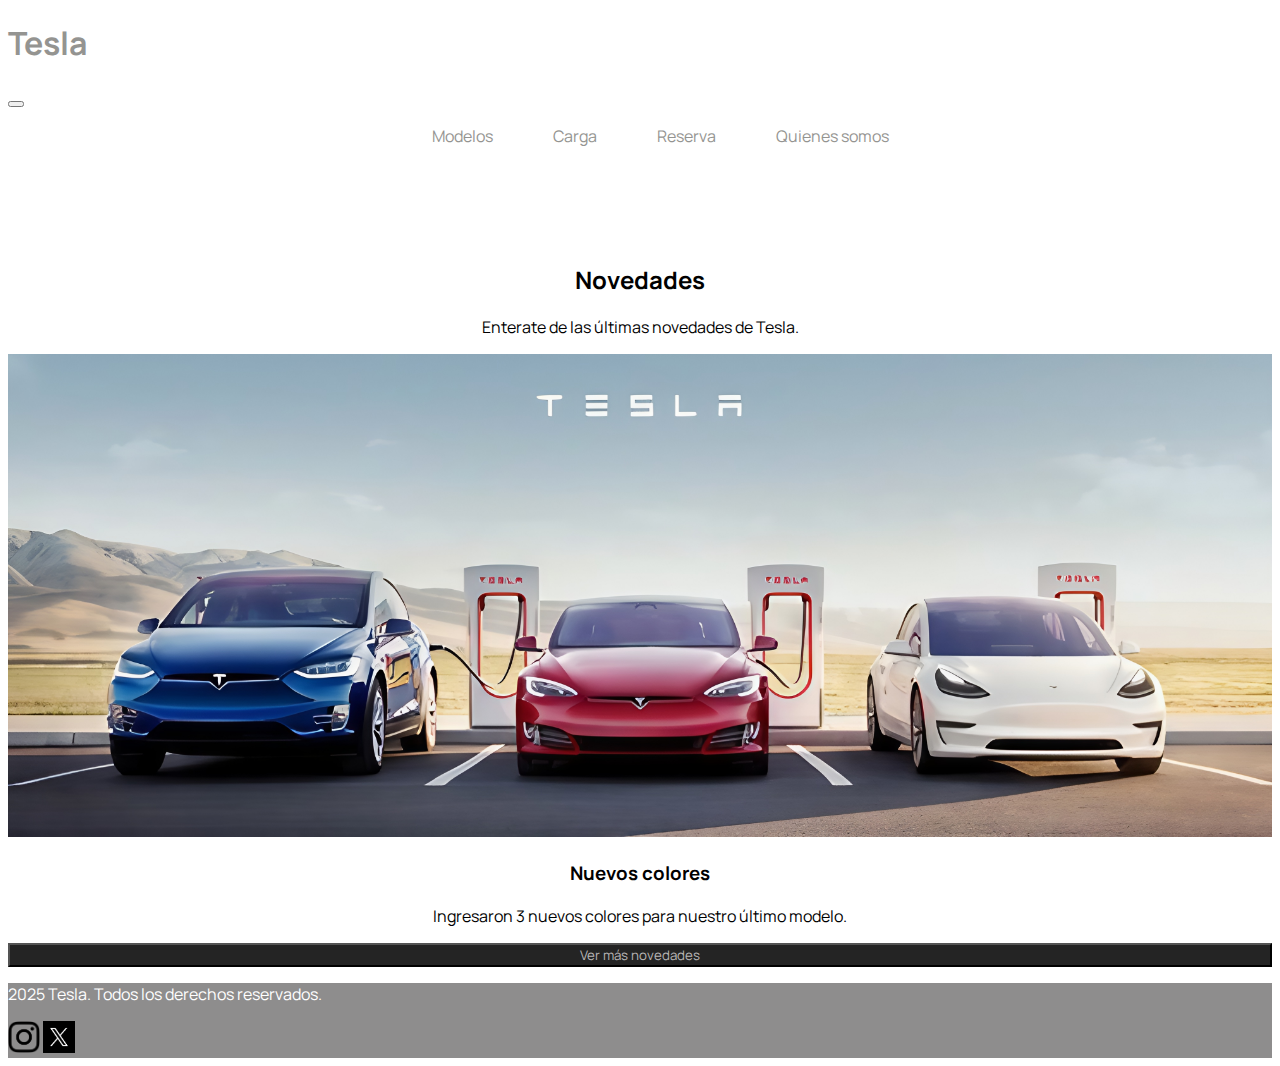
<file: index.html>
<!DOCTYPE html>
<html lang="en">
<head>
    <meta charset="UTF-8">
    <meta name="viewport" content="width=device-width, initial-scale=1.0">
    <link rel="stylesheet" href="./css/estilos.css">
    <title>Tesla</title>
    <link href="https://cdn.jsdelivr.net/npm/bootstrap@5.3.7/dist/css/bootstrap.min.css" rel="stylesheet" integrity="sha384-LN+7fdVzj6u52u30Kp6M/trliBMCMKTyK833zpbD+pXdCLuTusPj697FH4R/5mcr" crossorigin="anonymous">
    <link rel="preconnect" href="https://fonts.googleapis.com">
<link rel="preconnect" href="https://fonts.gstatic.com" crossorigin>
<link href="https://fonts.googleapis.com/css2?family=Manrope:wght@200..800&display=swap" rel="stylesheet">
</head>
<body>
    <header class="index-header">

<nav class="navbar navbar-expand-lg bg-body-tertiary w-100 fixed-top">
  <div class="container-fluid">
    <a class="navbar-brand" href="./index.html"> <h1 class="index-h1 fs-3">Tesla</h1></a>
    <button class="navbar-toggler" type="button" data-bs-toggle="collapse" data-bs-target="#navbarNav" aria-controls="navbarNav" aria-expanded="false" aria-label="Toggle navigation">
      <span class="navbar-toggler-icon"></span>
    </button>
    <div class="collapse navbar-collapse" id="navbarNav">
      <ul class="navbar-nav">
        <li class="nav-item">
          <a class="nav-link fw-semibold" href="./html/modelos.html">Modelos</a>
        </li>
        <li class="nav-item">
          <a class="nav-link fw-semibold" href="./html/carga.html">Carga</a>
        </li>
        <li class="nav-item">
           <a class="nav-link fw-semibold" href="./html/reserva.html">Reserva</a>   
        </li>
        <li class="nav-item">
           <a class="nav-link fw-semibold" href="./html/quienes_somos.html">Quienes somos</a>   
        </li>
          </ul>
    </div>
  </div>
</nav>

    </header>
    <main>
        <h2>Novedades</h2>
        <p>Enterate de las últimas novedades de Tesla.</p>
        <section class="novedades">
<img src="./img/banner.jpeg" alt="Banner con tres autos Tesla">
<h3>Nuevos colores</h3>
<p> Ingresaron 3 nuevos colores para nuestro último modelo. </p>
<button>Ver más novedades</button>
</section>
</main>
<footer>
    <p>2025 Tesla. Todos los derechos reservados.</p>
    <img src="./img/logo-instagram.png" alt="Logo de Instagram">
    <img src="./img/logo-x.jpg" alt="Logo de X/Twitter">
</footer>


<script src="https://cdn.jsdelivr.net/npm/bootstrap@5.3.7/dist/js/bootstrap.bundle.min.js" integrity="sha384-ndDqU0Gzau9qJ1lfW4pNLlhNTkCfHzAVBReH9diLvGRem5+R9g2FzA8ZGN954O5Q" crossorigin="anonymous"></script>
</body>
</html>
</file>
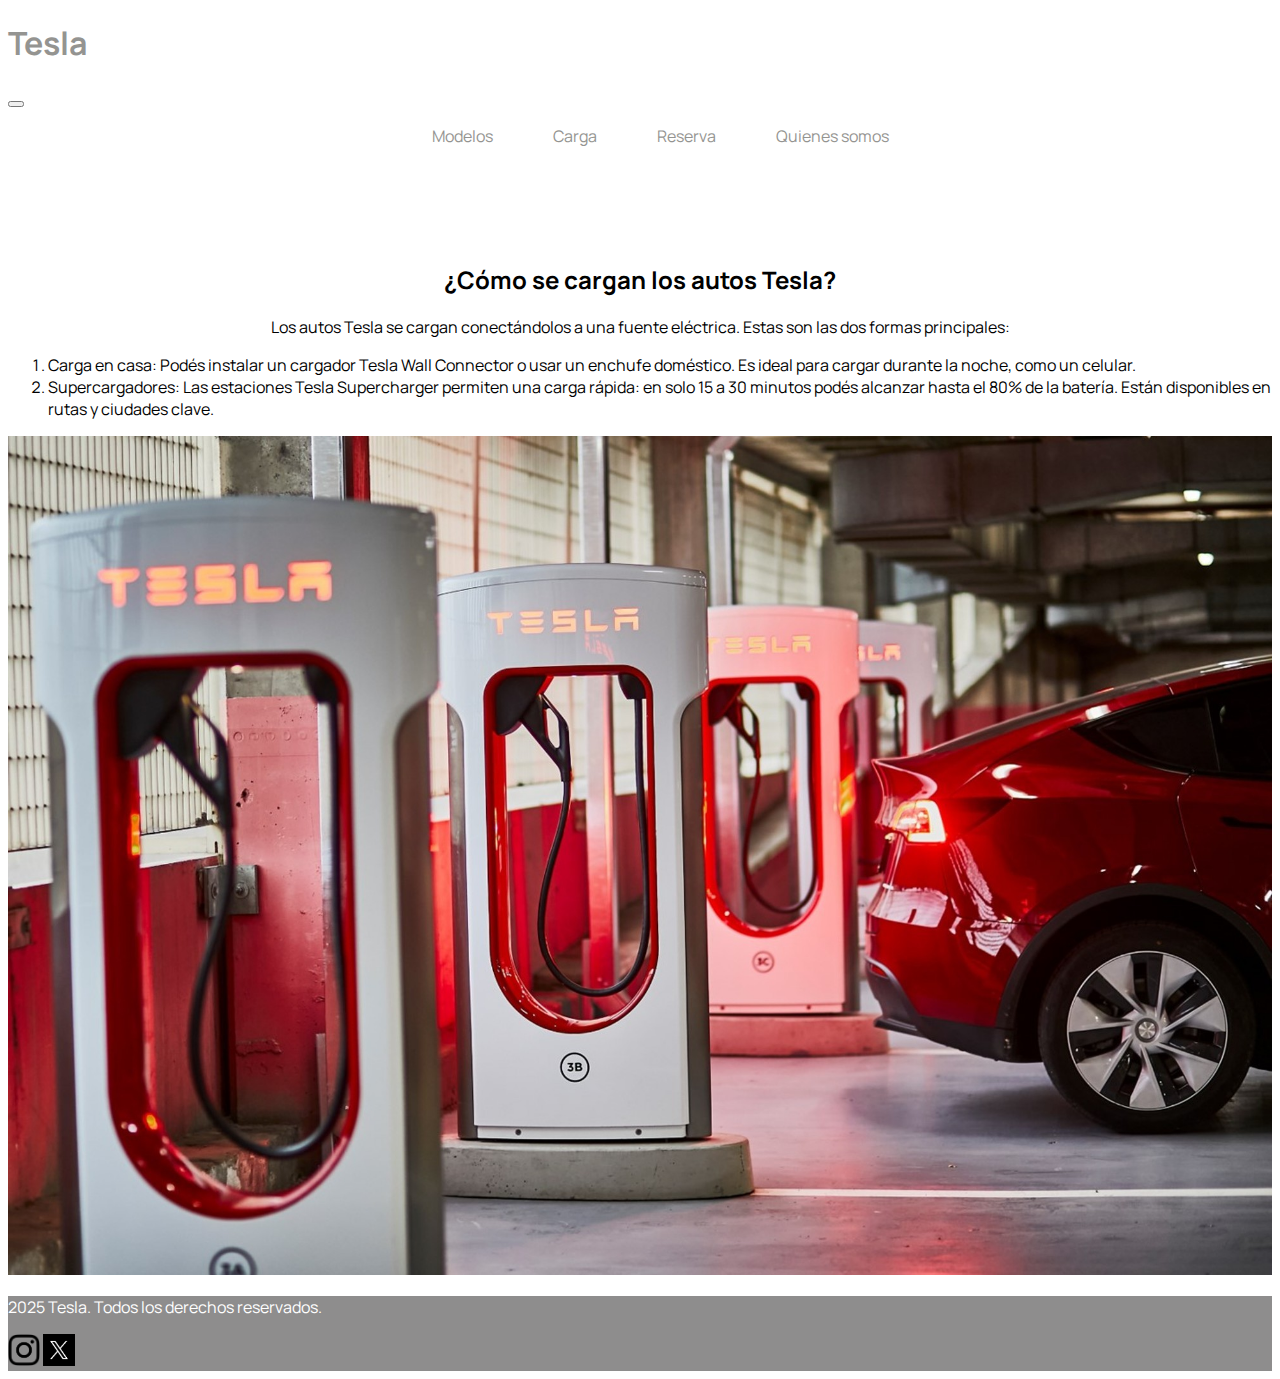
<file: html/carga.html>
<!DOCTYPE html>
<html lang="en">
<head>
    <meta charset="UTF-8">
    <meta name="viewport" content="width=device-width, initial-scale=1.0">
    <link rel="stylesheet" href="../css/estilos.css">
    <title>Tesla</title>
        <link href="https://cdn.jsdelivr.net/npm/bootstrap@5.3.7/dist/css/bootstrap.min.css" rel="stylesheet" integrity="sha384-LN+7fdVzj6u52u30Kp6M/trliBMCMKTyK833zpbD+pXdCLuTusPj697FH4R/5mcr" crossorigin="anonymous">
    <link rel="preconnect" href="https://fonts.googleapis.com">
<link rel="preconnect" href="https://fonts.gstatic.com" crossorigin>
<link href="https://fonts.googleapis.com/css2?family=Manrope:wght@200..800&display=swap" rel="stylesheet">
</head>
<body>
    <header>
<nav class="navbar navbar-expand-lg bg-body-tertiary w-100 fixed-top">
  <div class="container-fluid">
    <a class="navbar-brand" href="../index.html"> <h1 class="index-h1 fs-3">Tesla</h1></a>
    <button class="navbar-toggler" type="button" data-bs-toggle="collapse" data-bs-target="#navbarNav" aria-controls="navbarNav" aria-expanded="false" aria-label="Toggle navigation">
      <span class="navbar-toggler-icon"></span>
    </button>
    <div class="collapse navbar-collapse" id="navbarNav">
      <ul class="navbar-nav">
        <li class="nav-item">
          <a class="nav-link fw-semibold" href="../html/modelos.html">Modelos</a>
        </li>
        <li class="nav-item">
          <a class="nav-link fw-semibold" href="../html/carga.html">Carga</a>
        </li>
        <li class="nav-item">
           <a class="nav-link fw-semibold" href="../html/reserva.html">Reserva</a>   
        </li>
        <li class="nav-item">
           <a class="nav-link fw-semibold" href="../html/quienes_somos.html">Quienes somos</a>   
        </li>
          </ul>
    </div>
  </div>
</nav>
    </header>

    <main>
        <h2>¿Cómo se cargan los autos Tesla?</h2>
  <p>Los autos Tesla se cargan conectándolos a una fuente eléctrica. Estas son las dos formas principales:</p>

  <ol>
    <li class="no-centrar">
      Carga en casa: Podés instalar un cargador Tesla Wall Connector o usar un enchufe doméstico. Es ideal para cargar durante la noche, como un celular.
    </li>
    <li class="no-centrar">
    Supercargadores: Las estaciones Tesla Supercharger permiten una carga rápida: en solo 15 a 30 minutos podés alcanzar hasta el 80% de la batería. Están disponibles en rutas y ciudades clave.
    </li>
  </ol>
  <img class="cargador-img" src="../img/cargador.jpg" alt="Cargador de Tesla">
    </main>

<footer>
    <p>2025 Tesla. Todos los derechos reservados.</p>
    <img src="../img/logo-instagram.png" alt="Logo de Instagram">
    <img src="../img/logo-x.jpg" alt="Logo de X/Twitter">
</footer>

<script src="https://cdn.jsdelivr.net/npm/bootstrap@5.3.7/dist/js/bootstrap.bundle.min.js" integrity="sha384-ndDqU0Gzau9qJ1lfW4pNLlhNTkCfHzAVBReH9diLvGRem5+R9g2FzA8ZGN954O5Q" crossorigin="anonymous"></script>
</body>
</html>
</file>
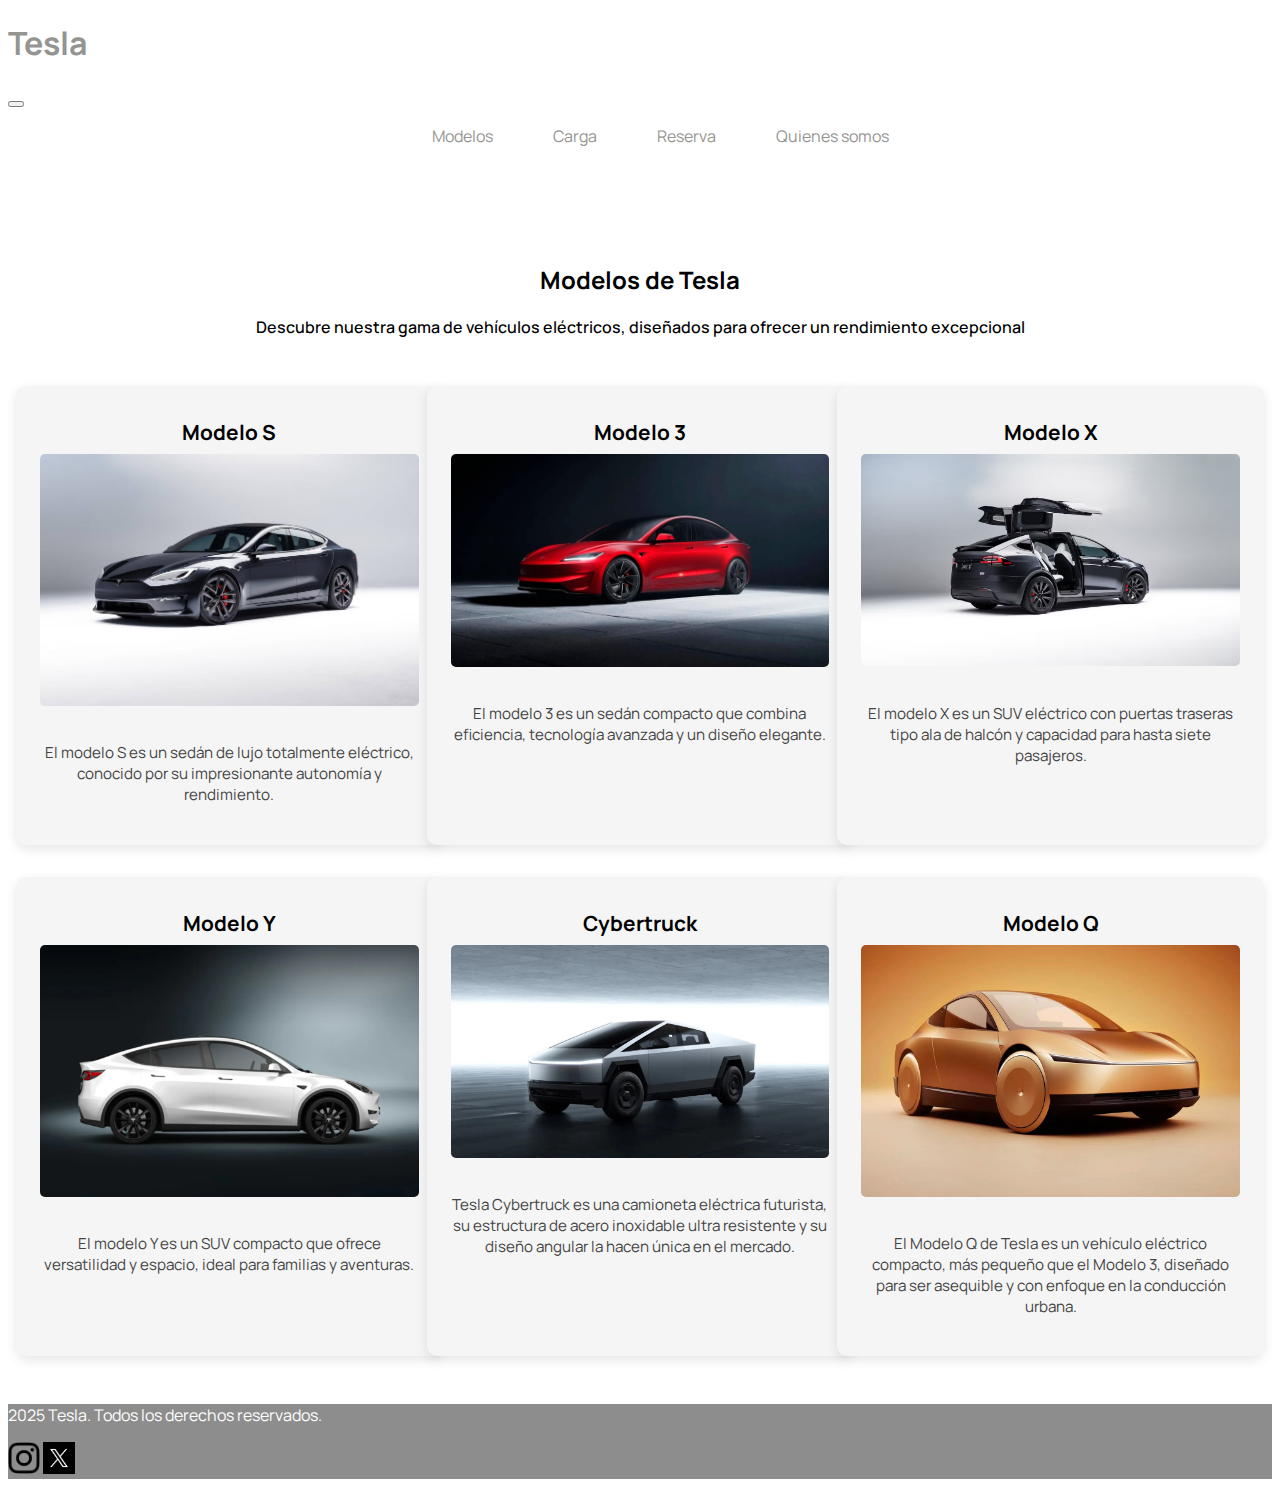
<file: html/modelos.html>
<!DOCTYPE html>
<html lang="en">
<head>
    <meta charset="UTF-8">
    <meta name="viewport" content="width=device-width, initial-scale=1.0">
    <link rel="stylesheet" href="../css/estilos.css">
    <title>Tesla</title>
        <link href="https://cdn.jsdelivr.net/npm/bootstrap@5.3.7/dist/css/bootstrap.min.css" rel="stylesheet" integrity="sha384-LN+7fdVzj6u52u30Kp6M/trliBMCMKTyK833zpbD+pXdCLuTusPj697FH4R/5mcr" crossorigin="anonymous">
    <link rel="preconnect" href="https://fonts.googleapis.com">
<link rel="preconnect" href="https://fonts.gstatic.com" crossorigin>
<link href="https://fonts.googleapis.com/css2?family=Manrope:wght@200..800&display=swap" rel="stylesheet">
</head>
<body>
    <header>
<nav class="navbar navbar-expand-lg bg-body-tertiary w-100 fixed-top">
  <div class="container-fluid">
    <a class="navbar-brand" href="../index.html"> <h1 class="index-h1 fs-3">Tesla</h1></a>
    <button class="navbar-toggler" type="button" data-bs-toggle="collapse" data-bs-target="#navbarNav" aria-controls="navbarNav" aria-expanded="false" aria-label="Toggle navigation">
      <span class="navbar-toggler-icon"></span>
    </button>
    <div class="collapse navbar-collapse" id="navbarNav">
      <ul class="navbar-nav">
        <li class="nav-item">
          <a class="nav-link fw-semibold" href="../html/modelos.html">Modelos</a>
        </li>
        <li class="nav-item">
          <a class="nav-link fw-semibold" href="../html/carga.html">Carga</a>
        </li>
        <li class="nav-item">
           <a class="nav-link fw-semibold" href="../html/reserva.html">Reserva</a>   
        </li>
        <li class="nav-item">
           <a class="nav-link fw-semibold" href="../html/quienes_somos.html">Quienes somos</a>   
        </li>
          </ul>
    </div>
  </div>
</nav>
    </header>
    <main>
        <h2>Modelos de Tesla</h2>
        <p class="letra-gruesa">Descubre nuestra gama de vehículos eléctricos, diseñados para ofrecer un rendimiento excepcional </p>

 <section class="modelos">
  <article class="modelo-s">
    <h3>Modelo S</h3>
    <img src="../img/tesla_modeloS.jpg" alt="Tesla Modelo S">
    <p>El modelo S es un sedán de lujo totalmente eléctrico, conocido por su impresionante autonomía y rendimiento.</p>
  </article>

  <article class="modelo-3">
    <h3>Modelo 3</h3>
    <img src="../img/tesla_modelo3.jpg" alt="Tesla Modelo 3">
    <p>El modelo 3 es un sedán compacto que combina eficiencia, tecnología avanzada y un diseño elegante.</p>
  </article>

  <article class="modelo-x">
    <h3>Modelo X</h3>
    <img src="../img/tesla_modeloX.jpg" alt="Tesla Modelo X">
    <p>El modelo X es un SUV eléctrico con puertas traseras tipo ala de halcón y capacidad para hasta siete pasajeros.</p>
  </article>

  <article class="modelo-y">
    <h3>Modelo Y</h3>
    <img src="../img/tesla_modeloY.jpg" alt="Tesla Modelo Y">
    <p>El modelo Y es un SUV compacto que ofrece versatilidad y espacio, ideal para familias y aventuras.</p>
  </article>

  <article class="cybertruck">
    <h3>Cybertruck</h3>
    <img src="../img/Cybertruck.jpg" alt="Tesla Cybertruck">
    <p>Tesla Cybertruck es una camioneta eléctrica futurista, su estructura de acero inoxidable ultra resistente y su diseño angular la hacen única en el mercado.</p>
  </article>

   <article class="modelo-q">
    <h3>Modelo Q</h3>
    <img src="../img/TESLA_Q.jpg" alt="Tesla Modelo Q">
    <p>El Modelo Q de Tesla es un vehículo eléctrico compacto, más pequeño que el Modelo 3, diseñado para ser asequible y con enfoque en la conducción urbana.</p>
  </article>

</section>
   </main>

<footer>
    <p>2025 Tesla. Todos los derechos reservados.</p>
    <img src="../img/logo-instagram.png" alt="Logo de Instagram">
    <img src="../img/logo-x.jpg" alt="Logo de X/Twitter">
</footer>

<script src="https://cdn.jsdelivr.net/npm/bootstrap@5.3.7/dist/js/bootstrap.bundle.min.js" integrity="sha384-ndDqU0Gzau9qJ1lfW4pNLlhNTkCfHzAVBReH9diLvGRem5+R9g2FzA8ZGN954O5Q" crossorigin="anonymous"></script>
        </body>
        </html>
</file>
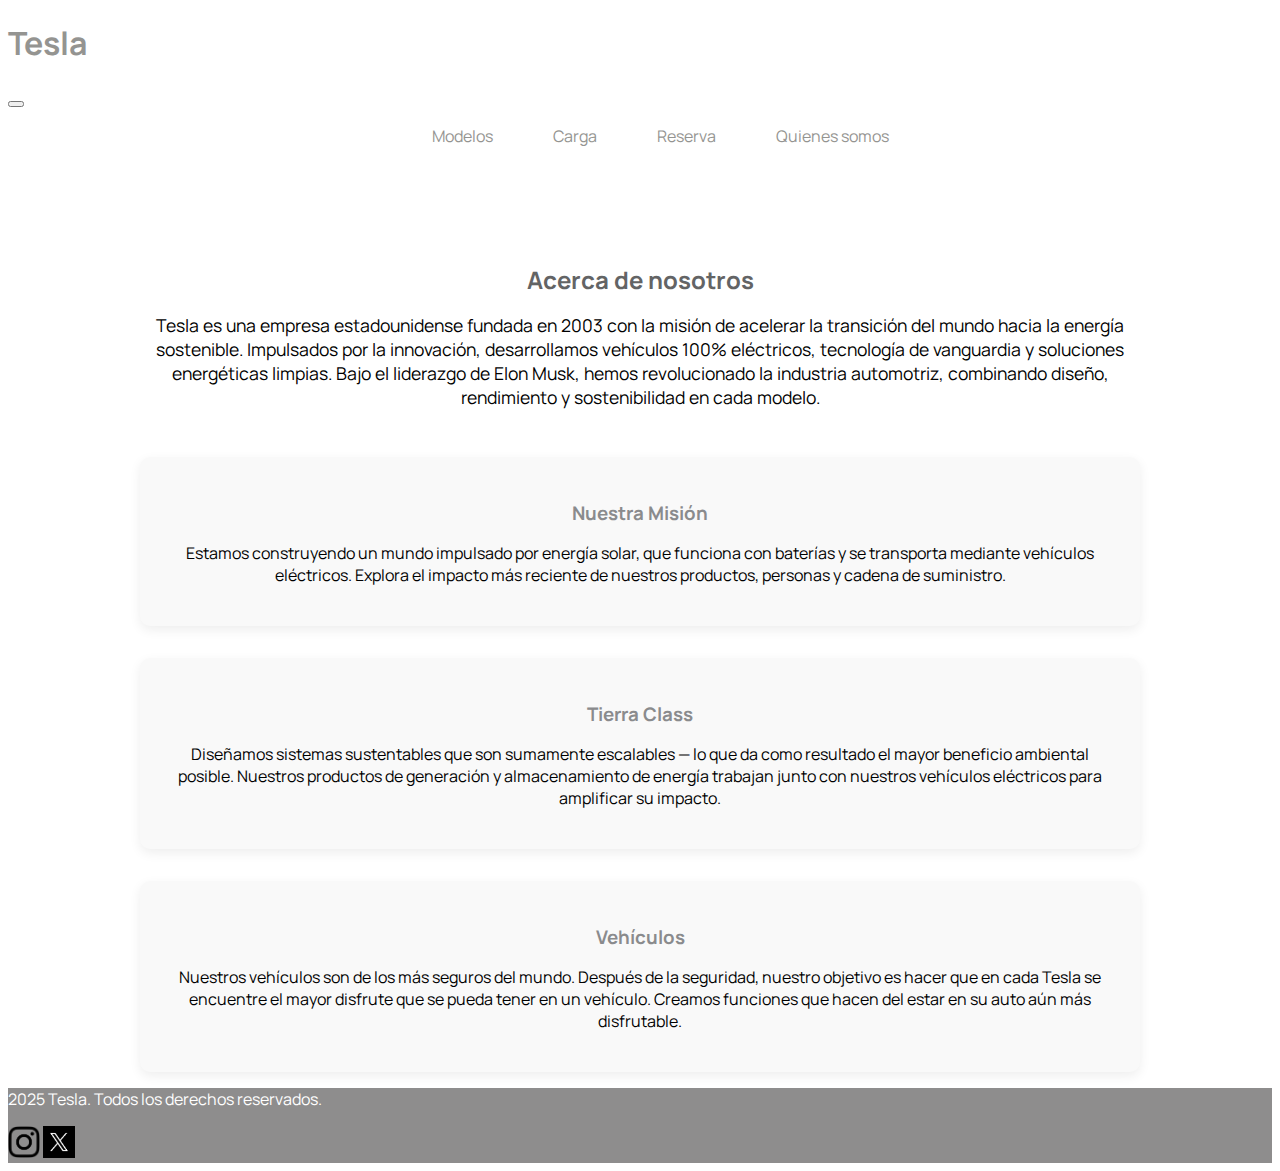
<file: html/quienes_somos.html>
<!DOCTYPE html>
<html lang="en">
<head>
    <meta charset="UTF-8">
    <meta name="viewport" content="width=device-width, initial-scale=1.0">
    <link rel="stylesheet" href="../css/estilos.css">
    <title>Tesla</title>
        <link href="https://cdn.jsdelivr.net/npm/bootstrap@5.3.7/dist/css/bootstrap.min.css" rel="stylesheet" integrity="sha384-LN+7fdVzj6u52u30Kp6M/trliBMCMKTyK833zpbD+pXdCLuTusPj697FH4R/5mcr" crossorigin="anonymous">
    <link rel="preconnect" href="https://fonts.googleapis.com">
<link rel="preconnect" href="https://fonts.gstatic.com" crossorigin>
<link href="https://fonts.googleapis.com/css2?family=Manrope:wght@200..800&display=swap" rel="stylesheet">
</head>
<body>
    <header>
<nav class="navbar navbar-expand-lg bg-body-tertiary w-100 fixed-top">
  <div class="container-fluid">
    <a class="navbar-brand" href="../index.html"> <h1 class="index-h1 fs-3">Tesla</h1></a>
    <button class="navbar-toggler" type="button" data-bs-toggle="collapse" data-bs-target="#navbarNav" aria-controls="navbarNav" aria-expanded="false" aria-label="Toggle navigation">
      <span class="navbar-toggler-icon"></span>
    </button>
    <div class="collapse navbar-collapse" id="navbarNav">
      <ul class="navbar-nav">
        <li class="nav-item">
          <a class="nav-link fw-semibold" href="../html/modelos.html">Modelos</a>
        </li>
        <li class="nav-item">
          <a class="nav-link fw-semibold" href="../html/carga.html">Carga</a>
        </li>
        <li class="nav-item">
           <a class="nav-link fw-semibold" href="../html/reserva.html">Reserva</a>   
        </li>
        <li class="nav-item">
           <a class="nav-link fw-semibold" href="../html/quienes_somos.html">Quienes somos</a>   
        </li>
          </ul>
    </div>
  </div>
</nav>
    </header>

 <main class="quienes-somos-main">
  <h2 class="h2-quienes-somos">Acerca de nosotros</h2>
  <p class="p-intro">
    Tesla es una empresa estadounidense fundada en 2003 con la misión de acelerar la transición del mundo hacia la energía sostenible. Impulsados por la innovación, desarrollamos vehículos 100% eléctricos, tecnología de vanguardia y soluciones energéticas limpias. Bajo el liderazgo de Elon Musk, hemos revolucionado la industria automotriz, combinando diseño, rendimiento y sostenibilidad en cada modelo.
  </p>

  <div class="grid-quienes-somos">
    <section class="qs-bloque">
      <h3 class="h3-quienes-somos">Nuestra Misión</h3>
      <p>Estamos construyendo un mundo impulsado por energía solar, que funciona con baterías y se transporta mediante vehículos eléctricos. Explora el impacto más reciente de nuestros productos, personas y cadena de suministro.</p>
    </section>

    <section class="qs-bloque">
      <h3 class="h3-quienes-somos">Tierra Class</h3>
      <p>Diseñamos sistemas sustentables que son sumamente escalables — lo que da como resultado el mayor beneficio ambiental posible. Nuestros productos de generación y almacenamiento de energía trabajan junto con nuestros vehículos eléctricos para amplificar su impacto.</p>
    </section>

    <section class="qs-bloque">
      <h3 class="h3-quienes-somos">Vehículos</h3>
      <p>Nuestros vehículos son de los más seguros del mundo. Después de la seguridad, nuestro objetivo es hacer que en cada Tesla se encuentre el mayor disfrute que se pueda tener en un vehículo. Creamos funciones que hacen del estar en su auto aún más disfrutable.</p>
    </section>
  </div>
</main>

<footer>
    <p>2025 Tesla. Todos los derechos reservados.</p>
    <img src="../img/logo-instagram.png" alt="Logo de Instagram">
    <img src="../img/logo-x.jpg" alt="Logo de X/Twitter">
</footer>

<script src="https://cdn.jsdelivr.net/npm/bootstrap@5.3.7/dist/js/bootstrap.bundle.min.js" integrity="sha384-ndDqU0Gzau9qJ1lfW4pNLlhNTkCfHzAVBReH9diLvGRem5+R9g2FzA8ZGN954O5Q" crossorigin="anonymous"></script>
</body>
</html>
</file>
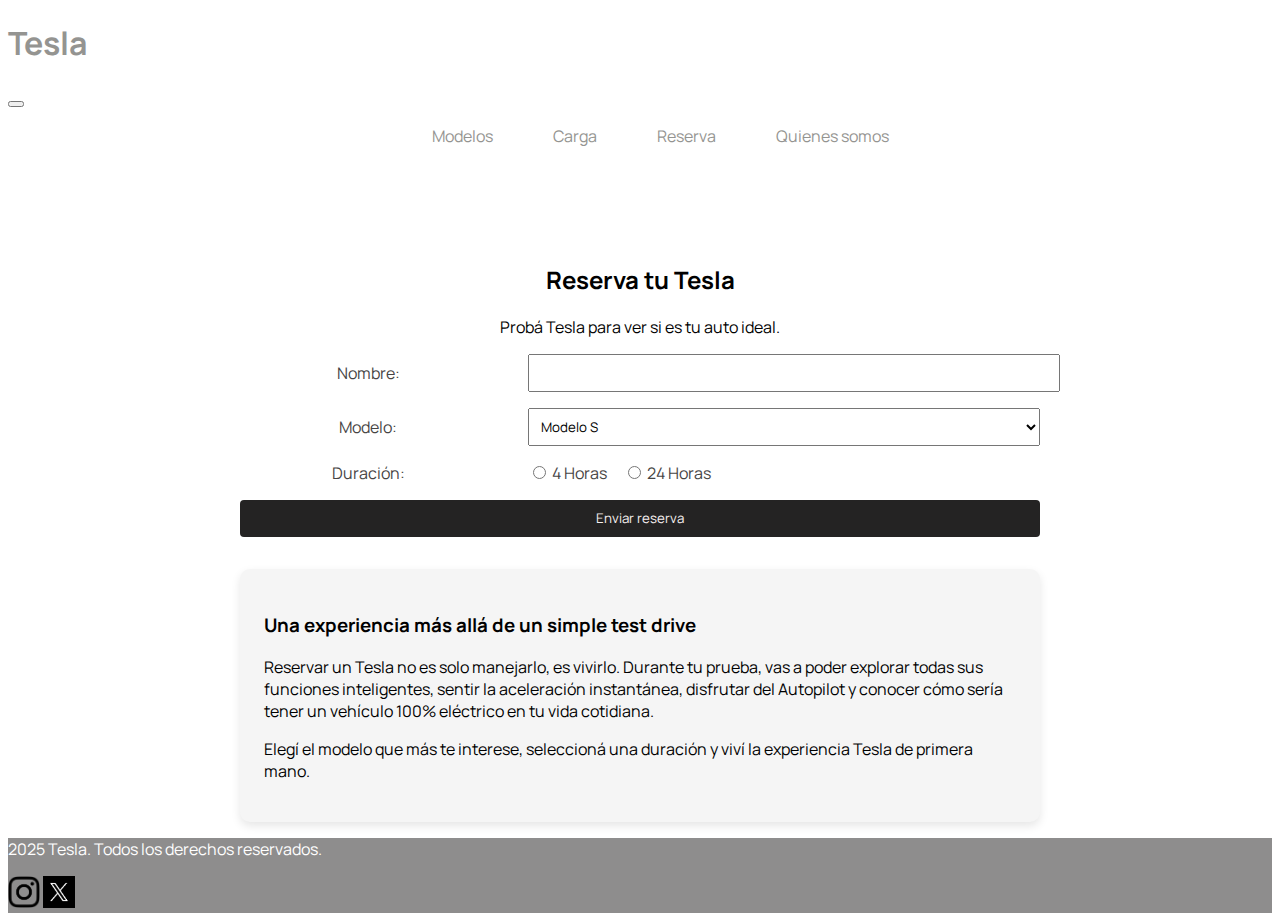
<file: html/reserva.html>
<!DOCTYPE html>
<html lang="en">
<head>
    <meta charset="UTF-8">
    <meta name="viewport" content="width=device-width, initial-scale=1.0">
    <link rel="stylesheet" href="../css/estilos.css">
    <title>Tesla</title>
        <link href="https://cdn.jsdelivr.net/npm/bootstrap@5.3.7/dist/css/bootstrap.min.css" rel="stylesheet" integrity="sha384-LN+7fdVzj6u52u30Kp6M/trliBMCMKTyK833zpbD+pXdCLuTusPj697FH4R/5mcr" crossorigin="anonymous">
    <link rel="preconnect" href="https://fonts.googleapis.com">
<link rel="preconnect" href="https://fonts.gstatic.com" crossorigin>
<link href="https://fonts.googleapis.com/css2?family=Manrope:wght@200..800&display=swap" rel="stylesheet">
</head>
<body>
    <header>
<nav class="navbar navbar-expand-lg bg-body-tertiary w-100 fixed-top">
  <div class="container-fluid">
    <a class="navbar-brand" href="../index.html"> <h1 class="index-h1 fs-3">Tesla</h1></a>
    <button class="navbar-toggler" type="button" data-bs-toggle="collapse" data-bs-target="#navbarNav" aria-controls="navbarNav" aria-expanded="false" aria-label="Toggle navigation">
      <span class="navbar-toggler-icon"></span>
    </button>
    <div class="collapse navbar-collapse" id="navbarNav">
      <ul class="navbar-nav">
        <li class="nav-item">
          <a class="nav-link fw-semibold" href="../html/modelos.html">Modelos</a>
        </li>
        <li class="nav-item">
          <a class="nav-link fw-semibold" href="../html/carga.html">Carga</a>
        </li>
        <li class="nav-item">
           <a class="nav-link fw-semibold" href="../html/reserva.html">Reserva</a>   
        </li>
        <li class="nav-item">
           <a class="nav-link fw-semibold" href="../html/quienes_somos.html">Quienes somos</a>   
        </li>
          </ul>
    </div>
  </div>
</nav>
    </header>
<main class="reserva-main">
  <h2>Reserva tu Tesla</h2>
  <p>Probá Tesla para ver si es tu auto ideal.</p>

  <form action="/submit" method="post" class="formulario-grid">
    <label for="nombre">Nombre:</label>
    <input type="text" name="nombre" id="nombre">

    <label for="modelo">Modelo:</label>
    <select name="modelo" id="modelo">
      <option value="Modelo S">Modelo S</option>
      <option value="Modelo 3">Modelo 3</option>
      <option value="Modelo X">Modelo X</option>
      <option value="Modelo Y">Modelo Y</option>
      <option value="Cybertruck">Cybertruck</option>
    </select>

    <label>Duración:</label>
    <div class="duracion">
      <label><input type="radio" name="duracion" value="4"> 4 Horas</label>
      <label><input type="radio" name="duracion" value="24"> 24 Horas</label>
    </div>

    <button type="submit">Enviar reserva</button>
  </form>

  <section class="info-reserva">
    <h3>Una experiencia más allá de un simple test drive</h3>
    <p>
      Reservar un Tesla no es solo manejarlo, es vivirlo. Durante tu prueba, vas a poder explorar todas sus funciones inteligentes, sentir la aceleración instantánea, disfrutar del Autopilot y conocer cómo sería tener un vehículo 100% eléctrico en tu vida cotidiana. 
    </p>
    <p>
      Elegí el modelo que más te interese, seleccioná una duración y viví la experiencia Tesla de primera mano.
    </p>
  </section>
</main>
<footer>
    <p>2025 Tesla. Todos los derechos reservados.</p>
    <img src="../img/logo-instagram.png" alt="Logo de Instagram">
    <img src="../img/logo-x.jpg" alt="Logo de X/Twitter">
</footer>

<script src="https://cdn.jsdelivr.net/npm/bootstrap@5.3.7/dist/js/bootstrap.bundle.min.js" integrity="sha384-ndDqU0Gzau9qJ1lfW4pNLlhNTkCfHzAVBReH9diLvGRem5+R9g2FzA8ZGN954O5Q" crossorigin="anonymous"></script>
    </body>
</html>
</file>
<file: css/estilos.css>
/*estilos generales*/
*{
  font-family: "Manrope", sans-serif;
}

header a {
    text-decoration: none;
    color: rgb(148, 148, 145);

}

nav ul {
  list-style: none; 
  display: flex;     
  justify-content: center; 
  gap: 60px;         
}

@media (min-width: 992px) {
    .navbar-expand-lg .navbar-collapse {
        display: flex !important
;
        flex-basis: auto;
        justify-content: space-around;
    }
}

main{text-align: center;
 padding-top: 80px;}

/*estilos del header*/
/*.index-header {
    background-image: url(../img/banner2.jpeg);
    background-size: cover;
    background-position: center;
    background-attachment: fixed;
    height: 95vh;
}
*/ 

/*estilos index-main*/
.novedades img{
 width: 100%;
    height: auto;
}

.novedades button{
    width: 100%;
    background-color: rgb(36, 36, 36);
    color: rgb(184, 181, 181);
}

/*estilos modelos-main*/
.letra-gruesa{
    font-weight: 550;
}

/*estilos modelos*/
.modelos {
  display: grid;
  grid-template-columns: repeat(3, 1fr); /* 3 columnas */
  gap: 2rem;
  padding: 2rem;
  justify-items: center;
}

.modelos article {
  background-color: #f5f5f5;
  padding: 1.5rem;
  border-radius: 10px;
  box-shadow: 0 4px 12px rgba(0, 0, 0, 0.1);
  text-align: center;
  transition: transform 0.2s ease;
  width: 100%;
  max-width: 400px;
}

.modelos article:hover {
  transform: translateY(-5px);
}

.modelos img {
  width: 100%;
  border-radius: 5px;
  margin-bottom: 1rem;
}

.modelos h3 {
  font-size: 1.3rem;
  margin: 0.5rem 0;
}

.modelos p {
  font-size: 0.95rem;
  color: #444;
}


/*estilos quienes somos*/
.h2-quienes-somos {
    color: rgb(99, 100, 101)
    ;
}

.h3-quienes-somos {
    color: rgb(138, 139, 141)
    ;
}

.quienes-somos-main {
  max-width: 1000px;
  margin: auto;
  font-family: 'Manrope', sans-serif;
}

.h2-quienes-somos {
  color: rgb(99, 100, 101);
  text-align: center;
  margin-bottom: 1rem;
}

.p-intro {
  text-align: center;
  font-size: 1.1rem;
  margin-bottom: 3rem;
}

.grid-quienes-somos {
  display: grid;
  grid-template-columns: 1fr;
  gap: 2rem;
}

.qs-bloque {
  background-color: #f9f9f9;
  padding: 1.5rem;
  border-radius: 10px;
  box-shadow: 0 4px 12px rgba(0,0,0,0.07);
}

.h3-quienes-somos {
  color: rgb(138, 139, 141);
  margin-bottom: 0.8rem;
}



/*estilos formulario*/
form{
color: rgb(70, 68, 68);
}

form button{
    background-color: rgb(135, 132, 132);
    color: rgb(37, 36, 36);
}


.reserva-main {
  max-width: 800px;
  margin: auto;
  text-align: center;
}

.formulario-grid {
  display: grid;
  grid-template-columns: 1fr 2fr;
  gap: 1rem 2rem;
  align-items: center;
  margin-bottom: 2rem;
}

.formulario-grid input[type="text"],
.formulario-grid select {
  width: 100%;
  padding: 0.5rem;
}

.duracion {
  display: flex;
  gap: 1rem;
}

.formulario-grid button {
  grid-column: 1 / -1;
  padding: 0.6rem 1.2rem;
  background-color: rgb(36, 35, 35);
  color: rgb(246, 240, 240);
  border: none;
  border-radius: 4px;
  cursor: pointer;
}

.info-reserva {
  background-color: #f5f5f5;
  padding: 1.5rem;
  border-radius: 10px;
  box-shadow: 0 4px 10px rgba(0,0,0,0.1);
  text-align: left;
}


/*estilos carga*/
.no-centrar {
    text-align: left;
}

.cargador-img {
 width: 100%;
height: auto;
}

/*estilos del footer*/
footer{
    background-color: rgb(142, 141, 141);
    color: rgb(255, 255, 255);
}

footer img {
    width: 2rem;
    height: 2rem;
    object-fit: cover;
}


/*responsive*/
@media only screen and (max-width: 767px) {
  nav ul {
    flex-direction: column;
    gap: 1rem;
  }

  .modelos {
    grid-template-columns: 1fr;
    padding: 1rem;
  }

  .formulario-grid {
    grid-template-columns: 1fr;
    gap: 1rem;
  }

  .duracion {
    flex-direction: column;
    gap: 0.5rem;
  }

  .info-reserva {
    text-align: center;
  }

  .grid-quienes-somos {
    grid-template-columns: 1fr;
  }

  .novedades img,
  .cargador-img {
    width: 100%;
  }

  .novedades button {
    width: 100%;
  }

  footer img {
    width: 1.5rem;
    height: 1.5rem;
  }
}
</file>
